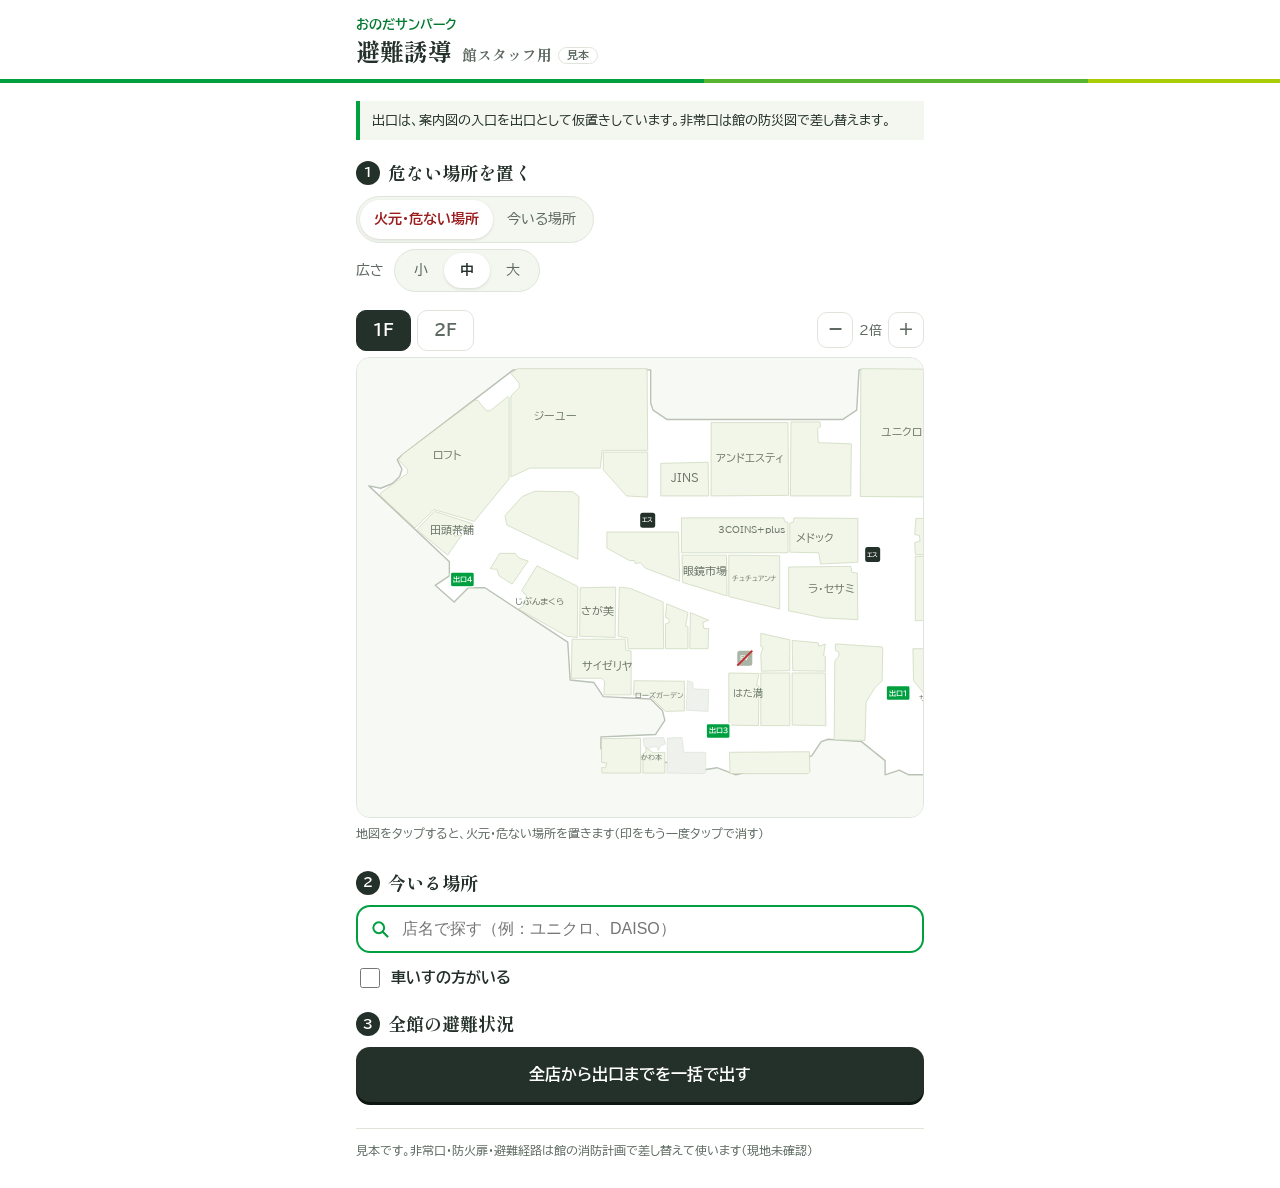
<file: evac/index.html>
<!doctype html>
<html lang="ja">
<head>
<meta charset="utf-8">
<meta name="viewport" content="width=device-width,initial-scale=1">
<meta name="robots" content="noindex,nofollow">
<meta name="theme-color" content="#ffffff">
<title>避難誘導 スタッフ用</title>
<link rel="preconnect" href="https://fonts.googleapis.com">
<link rel="preconnect" href="https://fonts.gstatic.com" crossorigin>
<link rel="stylesheet" href="https://fonts.googleapis.com/css2?family=BIZ+UDPGothic:wght@400;700&family=Shippori+Mincho+B1:wght@600;700&display=swap">
<link rel="stylesheet" href="evac.css">
</head>
<body>
<header class="top"><div class="top-in">
  <p class="place">おのだサンパーク</p>
  <h1>避難誘導 <span class="sub-h">館スタッフ用</span><span class="tag">見本</span></h1>
</div></header>

<main>
  <p class="notice">出口は、案内図の入口を出口として仮置きしています。非常口は館の防災図で差し替えます。</p>

  <section class="step" aria-labelledby="h-hz">
    <h2 id="h-hz" class="h"><span class="num">1</span>危ない場所を置く</h2>
    <div class="row">
      <div class="seg-wrap" role="group" aria-label="地図をタップした時">
        <button class="seg on" data-tool="hz">火元・危ない場所</button>
        <button class="seg" data-tool="here">今いる場所</button>
      </div>
    </div>
    <div class="row">
      <span class="lbl">広さ</span>
      <div class="seg-wrap small" role="group" aria-label="危ない場所の広さ">
        <button class="seg" data-r="s">小</button>
        <button class="seg on" data-r="m">中</button>
        <button class="seg" data-r="l">大</button>
      </div>
    </div>
  </section>

  <div class="map-head">
    <div class="floors" role="group" aria-label="階">
      <button class="fl on" data-fl="1">1F</button><button class="fl" data-fl="2">2F</button>
    </div>
    <div class="zoom" role="group" aria-label="地図の大きさ">
      <button class="zb" id="z-out" aria-label="小さく">−</button><span id="z-val">2倍</span><button class="zb" id="z-in" aria-label="大きく">＋</button>
    </div>
  </div>
  <div id="map" class="map" aria-label="地図。タップすると、選んでいる印を置きます"></div>
  <p class="tap-hint" id="tap-hint">地図をタップすると、火元・危ない場所を置きます（もう一度タップで消す）</p>
  <div id="hz-list" class="hz-list"></div>

  <section class="step" aria-labelledby="h-here">
    <h2 id="h-here" class="h"><span class="num">2</span>今いる場所</h2>
    <div class="search-box">
      <svg class="search-ico" viewBox="0 0 24 24" aria-hidden="true"><circle cx="10.5" cy="10.5" r="6.5" fill="none" stroke="currentColor" stroke-width="2.4"/><path d="M15.5 15.5 21 21" stroke="currentColor" stroke-width="2.6" stroke-linecap="round"/></svg>
      <input id="q" type="search" placeholder="店名で探す（例：ユニクロ、DAISO）" autocomplete="off" enterkeyhint="search" aria-label="今いる場所を店名で探す">
    </div>
    <ul id="results" class="results"></ul>
    <label class="check"><input type="checkbox" id="wc"> 車いすの方がいる</label>
  </section>

  <section id="out" class="out" aria-live="polite"></section>

  <section class="step" aria-labelledby="h-all">
    <h2 id="h-all" class="h"><span class="num">3</span>全館の避難状況</h2>
    <button id="survey" class="big">全店から出口までを一括で出す</button>
    <div id="survey-out"></div>
  </section>

  <p class="foot">見本です。非常口・防火扉・避難経路は館の消防計画で差し替えて使います（現地未確認）</p>
</main>

<script src="../mapdata.js"></script>
<script src="evac-core.js"></script>
<script src="evac-app.js"></script>
</body>
</html>
</file>
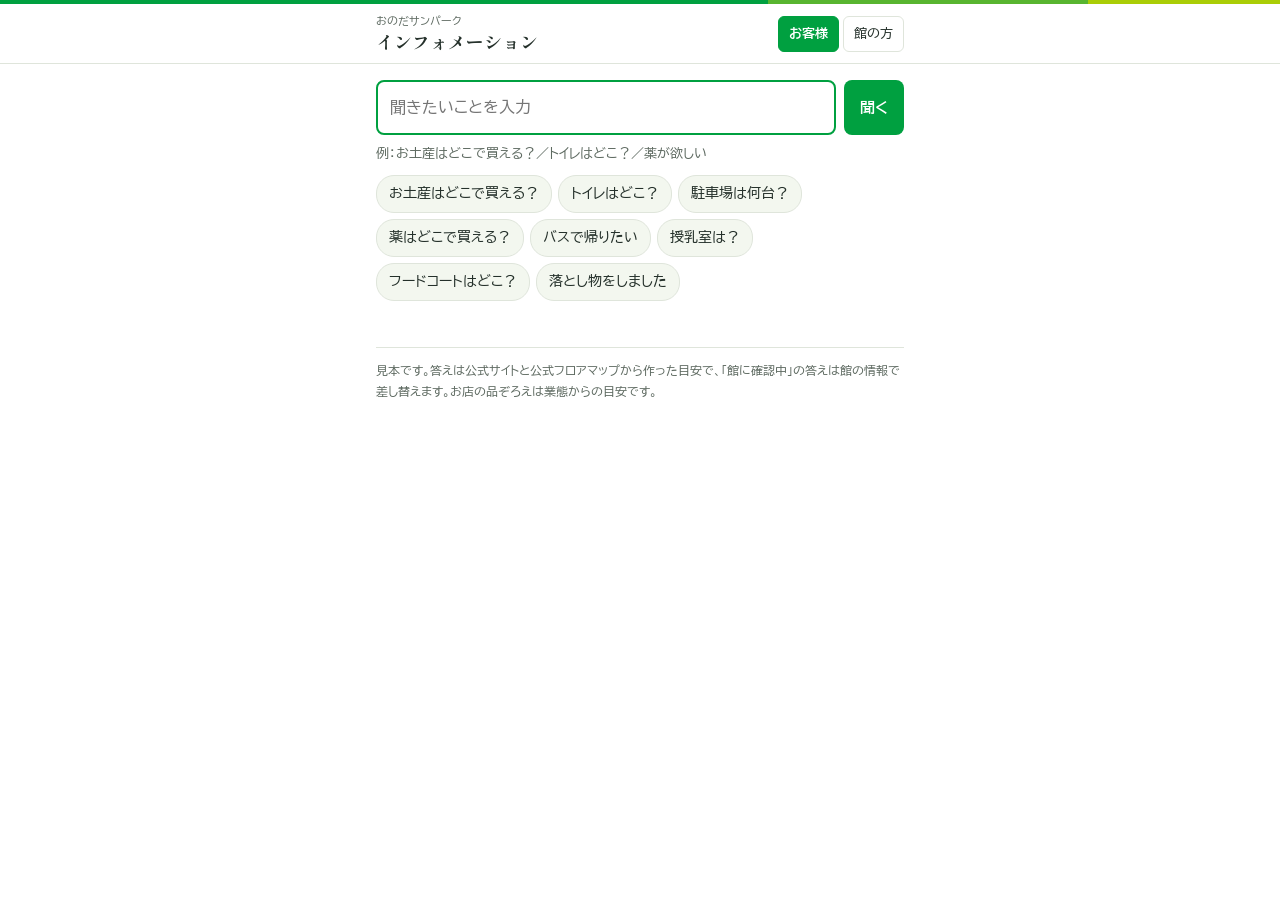
<file: faq/index.html>
<!doctype html>
<html lang="ja">
<head>
<meta charset="utf-8">
<meta name="viewport" content="width=device-width,initial-scale=1,viewport-fit=cover">
<meta name="robots" content="noindex">
<title>サンパーク インフォメーション</title>
<link rel="preconnect" href="https://fonts.googleapis.com">
<link href="https://fonts.googleapis.com/css2?family=BIZ+UDPGothic:wght@400;700&family=Shippori+Mincho+B1:wght@600;700&display=swap" rel="stylesheet">
<style>
:root{color-scheme:light;--green:#00a040;--green-d:#007a30;--orange:#eb6b00;--orange-d:#b34f00;--orange-l:#fde3cc;--ink:#24302a;--sub:#5e6a61;--line:#dfe5db;--soft:#f3f7ef}
*{box-sizing:border-box}
html{-webkit-text-size-adjust:100%}
body{margin:0;background:#fff;color:var(--ink);font-family:"BIZ UDPGothic","Hiragino Sans","Yu Gothic",sans-serif;line-height:1.7}
button,input,textarea{font:inherit;color:inherit}
.top{border-bottom:1px solid var(--line);position:sticky;top:0;background:#fff;z-index:5}
.top::before{content:"";display:block;height:4px;background:linear-gradient(90deg,var(--green) 0 60%,#58b530 60% 85%,#aacd06 85%)}
.top-in{max-width:560px;margin:0 auto;padding:10px 16px;display:flex;align-items:center;gap:10px}
.top h1{font-family:"Shippori Mincho B1",serif;font-size:18px;line-height:1.35;margin:0;flex:1}.top h1 small{display:block;font-size:11px;color:var(--sub);font-family:"BIZ UDPGothic",sans-serif;font-weight:400}
.tabs{display:flex;gap:4px}
.tabs button{border:1px solid var(--line);background:#fff;border-radius:6px;padding:6px 10px;font-size:13px;cursor:pointer}
.tabs button[aria-selected=true]{background:var(--green);border-color:var(--green);color:#fff;font-weight:700}
main{max-width:560px;margin:0 auto;padding:16px 16px 40px}
.ask{display:flex;gap:8px}
.ask input{flex:1;min-width:0;border:2px solid var(--green);border-radius:8px;padding:12px;font-size:16px}
.ask button{border:0;background:var(--green);color:#fff;border-radius:8px;padding:0 16px;font-weight:700;cursor:pointer;font-size:15px}
.hint{font-size:13px;color:var(--sub);margin:8px 0 10px}
.chips{display:flex;flex-wrap:wrap;gap:6px;margin:0 0 18px}
.chips button{border:1px solid var(--line);background:var(--soft);border-radius:18px;padding:6px 12px;font-size:14px;cursor:pointer}
.chips button:hover{border-color:var(--green)}
.log{display:flex;flex-direction:column;gap:14px}
.you{align-self:flex-end;background:var(--soft);border-radius:12px 12px 2px 12px;padding:8px 12px;max-width:85%;font-size:15px}
.ans{border:1px solid var(--line);border-left:4px solid var(--green);border-radius:8px;padding:12px 14px;font-size:15px}
.ans.ask-tag{border-left-color:var(--orange)}
.ans.none{border-left-color:var(--orange);background:#fffaf5}
.ans .t{font-weight:700;margin:0 0 4px}
.ans p{margin:0}
.badge{display:inline-block;font-size:11px;font-weight:700;border-radius:3px;padding:0 5px;margin-left:6px;vertical-align:2px}
.b-off{color:var(--green-d);border:1px solid #9fd4b0}
.b-list{color:#4d6b55;border:1px solid #c9d6c6}
.b-ask{color:var(--orange-d);border:1px solid #f0b88a}
.shops{list-style:none;margin:10px 0 0;padding:0;display:flex;flex-direction:column;gap:6px}
.shops a{display:flex;align-items:center;gap:10px;text-decoration:none;color:inherit;border:1px solid var(--line);border-radius:8px;padding:9px 12px}
.shops a:hover{border-color:var(--green)}
.shops .fl{flex:none;font-size:12px;font-weight:700;color:#fff;background:var(--green);border-radius:4px;padding:1px 6px}
.shops .nm{flex:1;min-width:0}
.shops .go{flex:none;font-size:13px;font-weight:700;color:var(--green-d)}
.more{margin-top:8px;font-size:13px;color:var(--sub)}
.foot{font-size:12px;color:var(--sub);border-top:1px solid var(--line);margin-top:28px;padding-top:12px;line-height:1.8}
/* 館の方の画面 */
.staff h2{font-family:"Shippori Mincho B1",serif;font-size:18px;margin:4px 0 6px}
.staff p.lead{font-size:14px;color:#3f5546;margin:0 0 14px}
.stat{display:grid;grid-template-columns:repeat(3,1fr);gap:8px;margin:0 0 18px}
.stat div{background:var(--soft);border-radius:8px;padding:10px;text-align:center}
.stat b{display:block;font-size:22px;color:var(--green-d)}
.stat span{font-size:12px;color:var(--sub)}
.miss{list-style:none;padding:0;margin:0 0 18px;display:flex;flex-direction:column;gap:10px}
.miss li{border:1px solid var(--line);border-radius:8px;padding:10px 12px}
.miss .mq{font-weight:700}
.miss .mc{font-size:12px;color:var(--sub)}
.miss textarea{width:100%;margin-top:8px;border:1px solid var(--line);border-radius:6px;padding:8px;font-size:14px;min-height:60px}
.miss .row{display:flex;gap:8px;margin-top:6px;align-items:center}
.miss .row input{flex:1;min-width:0;border:1px solid var(--line);border-radius:6px;padding:6px 8px;font-size:13px}
.miss button{border:0;background:var(--green);color:#fff;border-radius:6px;padding:7px 12px;font-weight:700;cursor:pointer;font-size:13px}
.empty{font-size:14px;color:var(--sub);background:var(--soft);border-radius:8px;padding:12px}
.added{font-size:13px;color:var(--green-d)}
.askq h3{font-size:15px;margin:18px 0 6px}
.askq ul{margin:0;padding-left:18px;font-size:14px}
[hidden]{display:none!important}
</style>
</head>
<body>
<header class="top"><div class="top-in">
  <h1><small>おのだサンパーク</small>インフォメーション</h1>
  <div class="tabs" role="tablist">
    <button role="tab" id="t-guest" aria-selected="true">お客様</button>
    <button role="tab" id="t-staff" aria-selected="false">館の方</button>
  </div>
</div></header>

<main>
<section id="guest">
  <form class="ask" id="f"><input id="q" type="search" placeholder="聞きたいことを入力" aria-label="聞きたいこと" autocomplete="off"><button>聞く</button></form>
  <p class="hint">例：お土産はどこで買える？／トイレはどこ？／薬が欲しい</p>
  <div class="chips" id="chips"></div>
  <div class="log" id="log" aria-live="polite"></div>
  <p class="foot">見本です。答えは公式サイトと公式フロアマップから作った目安で、「館に確認中」の答えは館の情報で差し替えます。お店の品ぞろえは業態からの目安です。</p>
</section>

<section id="staff" class="staff" hidden>
  <h2>答えられなかった質問を、答えに変える</h2>
  <p class="lead">お客様が聞いて、ここで答えられなかった質問が集まります。答えを書いて「答えに足す」を押すと、次に同じことを聞かれた時からその答えが出ます。インフォメーションで聞かれたことを足すほど、答えられることが増えます。</p>
  <div class="stat">
    <div><b id="s-all">0</b><span>聞かれた数</span></div>
    <div><b id="s-hit">0</b><span>答えられた</span></div>
    <div><b id="s-miss">0</b><span>答えられず</span></div>
  </div>
  <ul class="miss" id="miss"></ul>
  <div class="askq">
    <h3>館に確かめたいこと（いまは「館に確認中」で答えている質問）</h3>
    <ul id="asklist"></ul>
  </div>
  <p class="foot">見本では、この画面の記録はこの端末の中だけに残ります。導入後は館のスタッフ全員で同じ一覧を見られる形にし、月ごとに「よく聞かれたこと」を報告します。</p>
</section>
</main>

<script src="../mapdata.js"></script>
<script src="products.js"></script>
<script src="faq-data.js"></script>
<script src="faq.js"></script>
</body>
</html>
</file>
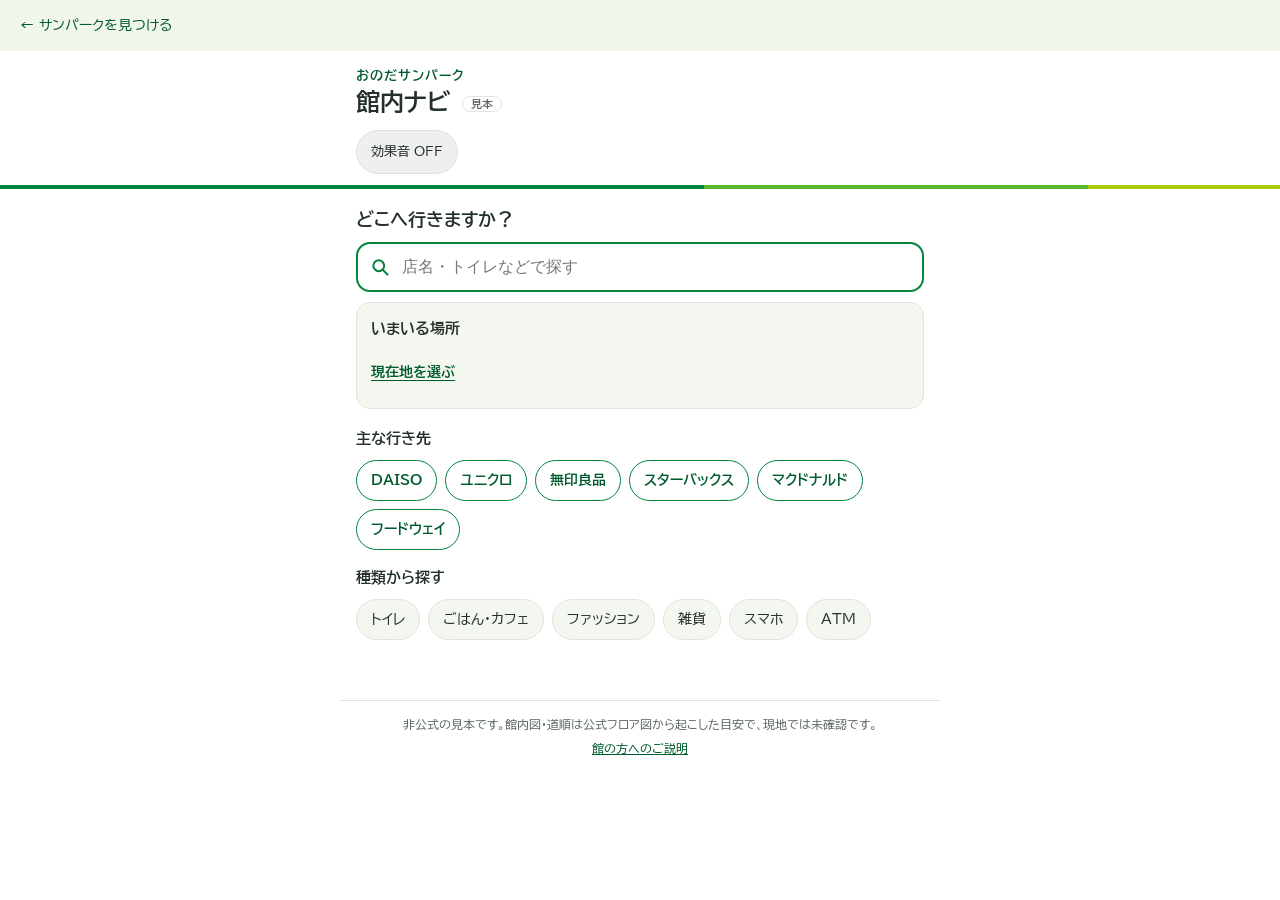
<file: navi.html>
<!doctype html>
<html lang="ja">
<head>
<meta charset="utf-8">
<meta name="viewport" content="width=device-width, initial-scale=1">
<meta name="robots" content="noindex,nofollow">
<meta name="theme-color" content="#00a040">
<title>館内ナビ（見本）｜おのだサンパーク</title>
<link rel="preconnect" href="https://fonts.googleapis.com">
<link rel="preconnect" href="https://fonts.gstatic.com" crossorigin>
<link rel="stylesheet" href="https://fonts.googleapis.com/css2?family=BIZ+UDPGothic:wght@400;700&family=Shippori+Mincho+B1:wght@600;700&display=swap">
<link rel="stylesheet" href="style.css"><link rel="stylesheet" href="navi-shell.css"><link rel="stylesheet" href="location.css">
</head>
<body>
<a class="back-explore" href="index.html">← サンパークを見つける</a><header class="top">
  <div class="top-in">
    <p class="place">おのだサンパーク</p>
    <h1>館内ナビ <span class="tag">見本</span></h1>
  </div>
</header>
<div class="search">
  <label for="q" class="search-label">どこへ行きますか？</label>
  <div class="search-box">
    <svg class="search-ico" viewBox="0 0 24 24" aria-hidden="true"><circle cx="10.5" cy="10.5" r="6.5" fill="none" stroke="currentColor" stroke-width="2.4"/><path d="M15.5 15.5 L21 21" stroke="currentColor" stroke-width="2.4" stroke-linecap="round"/></svg>
    <input id="q" type="search" placeholder="店名・トイレなどで探す" autocomplete="off" enterkeyhint="search">
  </div>
</div>
<main id="main"></main>
<footer class="foot">
  <p>非公式の見本です。館内図・道順は公式フロア図から起こした目安で、現地では未確認です。</p>
  <p><a href="staff.html">館の方へのご説明</a></p>
</footer>
<script src="mapdata.js"></script>
<script src="icons.js"></script><script src="app.js"></script><script src="navi-sound.js"></script><script src="navi-voice.js"></script>
</body>
</html>
</file>
<file: evac/evac.css>
/* 避難誘導（スタッフ用・見本）。色と書体は v3/style.css と同じ系統。
 * 緑＝安全側（出口・避難の道）、赤＝危ない場所と取り残し。オレンジは使わない（来館者ナビの道順と混ぜない） */
:root{
  color-scheme: light;
  --green:#00a040; --green-d:#007a30; --leaf:#58b530; --lime:#aacd06;
  --red:#c62828; --red-d:#9b1c1c; --red-l:#fde4e1;
  --ink:#24302a; --sub:#5e6a61; --line:#dfe5db; --soft:#f3f7ef; --bg:#ffffff;
  --sans:"BIZ UDPGothic","Hiragino Sans","Yu Gothic","Meiryo",sans-serif;
  --mincho:"Shippori Mincho B1","Hiragino Mincho ProN","Yu Mincho",serif;
}
*{box-sizing:border-box}
html{-webkit-text-size-adjust:100%}
body{margin:0;background:var(--bg);color:var(--ink);font-family:var(--sans);line-height:1.65}
button{font:inherit;color:inherit}

.top{background:#fff;border-bottom:1px solid var(--line);position:relative}
.top::after{content:"";position:absolute;left:0;right:0;bottom:-1px;height:4px;background:linear-gradient(90deg,var(--green) 0 55%,var(--leaf) 55% 85%,var(--lime) 85% 100%)}
.top-in{max-width:600px;margin:0 auto;padding:14px 16px}
.place{margin:0;font-weight:700;font-size:13px;color:var(--green-d)}
h1{margin:0;font-family:var(--mincho);font-weight:700;font-size:24px;line-height:1.35}
.sub-h{font-size:15px;color:var(--sub);margin-left:4px}
.tag{display:inline-block;vertical-align:middle;font-family:var(--sans);font-size:11px;font-weight:700;color:var(--sub);border:1px solid var(--line);border-radius:999px;padding:0 8px;margin-left:6px}

main{max-width:600px;margin:0 auto;padding:8px 16px 28px}
.notice{margin:10px 0 4px;padding:9px 12px;border-left:4px solid var(--green);background:var(--soft);font-size:13px}
.step{margin:18px 0}
.h{font-family:var(--mincho);font-weight:700;font-size:18px;margin:0 0 8px;display:flex;align-items:center;gap:8px}
.num{flex:none;display:inline-flex;align-items:center;justify-content:center;width:24px;height:24px;border-radius:50%;background:var(--ink);color:#fff;font-family:var(--sans);font-size:13px}
.row{display:flex;align-items:center;gap:10px;margin:6px 0}
.lbl{font-size:14px;color:var(--sub)}

.seg-wrap{display:inline-flex;border:1px solid var(--line);border-radius:999px;padding:3px;background:var(--soft)}
.seg{border:0;background:transparent;border-radius:999px;padding:8px 14px;font-size:14px;cursor:pointer;color:var(--sub)}
.seg.on{background:#fff;color:var(--ink);font-weight:700;box-shadow:0 1px 3px rgba(0,0,0,.12)}
.seg[data-tool="hz"].on{color:var(--red-d)}
.seg[data-tool="here"].on{color:var(--green-d)}
.seg-wrap.small .seg{padding:6px 16px}

.map-head{display:flex;align-items:center;justify-content:space-between;margin:12px 0 6px}
.floors{display:inline-flex;gap:6px}
.fl{border:1px solid var(--line);background:#fff;border-radius:10px;padding:6px 16px;font-weight:700;cursor:pointer;color:var(--sub)}
.fl.on{background:var(--ink);border-color:var(--ink);color:#fff}
.fl .dot{display:inline-block;width:7px;height:7px;border-radius:50%;background:var(--red);margin-left:5px;vertical-align:middle}
.zoom{display:inline-flex;align-items:center;gap:6px;font-size:13px;color:var(--sub)}
.zb{width:36px;height:36px;border:1px solid var(--line);background:#fff;border-radius:10px;font-size:18px;font-weight:700;cursor:pointer}
.map{border:1px solid var(--line);border-radius:14px;background:#f7f9f5;overflow:auto;max-height:62vh;-webkit-overflow-scrolling:touch;touch-action:pan-x pan-y}
.map svg{display:block;cursor:crosshair}
.tap-hint{font-size:12px;color:var(--sub);margin:6px 0}

.hz-list{display:flex;flex-wrap:wrap;gap:6px;margin:4px 0}
.hz-chip{display:inline-flex;align-items:center;gap:6px;border:1px solid var(--red);color:var(--red-d);background:#fff;border-radius:999px;padding:4px 6px 4px 12px;font-size:13px;font-weight:700}
.hz-chip button{border:0;background:var(--red-l);color:var(--red-d);border-radius:999px;width:26px;height:26px;cursor:pointer;font-weight:700}
.hz-clear{border:0;background:none;color:var(--sub);text-decoration:underline;text-underline-offset:3px;font-size:13px;cursor:pointer;padding:4px}

.search-box{position:relative}
.search-ico{position:absolute;left:14px;top:50%;width:20px;height:20px;margin-top:-10px;color:var(--green)}
#q{width:100%;font-size:16px;padding:13px 14px 13px 44px;border:2px solid var(--green);border-radius:14px;background:#fff;color:var(--ink);outline:none;-webkit-appearance:none;appearance:none}
#q:focus{box-shadow:0 0 0 4px rgba(0,160,64,.15)}
.results{list-style:none;margin:6px 0 0;padding:0}
.results:not(:empty){border-top:1px solid var(--line)}
.res{display:flex;align-items:center;gap:10px;width:100%;text-align:left;background:#fff;border:0;border-bottom:1px solid var(--line);padding:11px 4px;cursor:pointer}
.res-name{flex:1;font-size:15px;font-weight:700;line-height:1.4}
.fl-badge{flex:none;display:inline-flex;align-items:center;justify-content:center;min-width:34px;height:22px;padding:0 6px;border-radius:6px;background:var(--green);color:#fff;font-size:12px;font-weight:700}
.check{display:flex;align-items:center;gap:8px;margin:12px 0 0;font-size:15px;font-weight:700}
.check input{width:20px;height:20px;accent-color:var(--green)}

/* 結果 */
.out:empty{display:none}
.card{border:2px solid var(--green);border-radius:16px;padding:14px 16px;background:#fff;box-shadow:0 4px 0 var(--green);margin:6px 0 10px}
.card.warn{border-color:var(--red);box-shadow:0 4px 0 var(--red)}
.card-label{margin:0;font-size:12px;font-weight:700;color:var(--green-d)}
.card.warn .card-label{color:var(--red-d)}
.card-title{margin:2px 0 8px;font-family:var(--mincho);font-weight:700;font-size:21px;line-height:1.4}
.steps{margin:0;padding:0 0 0 1.3em;font-size:15px}
.steps li{margin:4px 0}
.steps b{color:var(--ink)}
.alert{margin:10px 0 0;padding:9px 12px;border-radius:10px;background:var(--red-l);color:var(--red-d);font-size:14px;font-weight:700}
.note{margin:8px 0 0;font-size:12px;color:var(--sub)}
.from{font-size:13px;color:var(--sub);margin:0 0 6px}

.big{width:100%;border:0;border-radius:14px;background:var(--ink);color:#fff;font-weight:700;font-size:16px;padding:14px;cursor:pointer;box-shadow:0 3px 0 #0e1612}
.big:active{transform:translateY(2px);box-shadow:0 1px 0 #0e1612}
.sv-sum{margin:12px 0 6px;font-size:14px}
.bars{list-style:none;margin:0;padding:0}
.bars li{display:grid;grid-template-columns:1fr auto;gap:2px 8px;padding:8px 0;border-bottom:1px solid var(--line);font-size:14px}
.bars .bar{grid-column:1 / -1;height:8px;border-radius:4px;background:var(--soft);overflow:hidden}
.bars .bar i{display:block;height:100%;background:var(--green)}
.bars .n{font-weight:700}
.bars li.closed{color:var(--sub)}
.bars li.closed .bar i{background:#b9c2b5}
.trap{margin:12px 0 0;padding:12px 14px;border:2px solid var(--red);border-radius:14px;background:#fff}
.trap h3{margin:0 0 6px;font-size:15px;color:var(--red-d)}
.trap ul{margin:0;padding:0 0 0 1.2em;color:var(--red-d);font-weight:700;font-size:14px}
.ok-line{margin:12px 0 0;padding:10px 12px;border-radius:10px;background:var(--soft);font-size:14px}

.foot{margin:26px 0 0;padding-top:12px;border-top:1px solid var(--line);font-size:12px;color:var(--sub)}
</file>
<file: style.css>
/* おのだサンパーク 館内ナビ（見本）
 * 緑＝サンパークのロゴの緑（操作・現在地）。オレンジ＝山陽小野田の夕陽の色（道順と行き先だけ）。
 * 見本は常に明るい配色で見せる。 */
:root{
  color-scheme: light;
  --green:#00a040; --green-d:#007a30; --leaf:#58b530; --lime:#aacd06;
  --orange:#eb6b00; --orange-d:#b34f00; --orange-l:#fde3cc;
  --ink:#24302a; --sub:#5e6a61; --line:#dfe5db; --soft:#f3f7ef; --bg:#ffffff;
  --round:"BIZ UDPGothic","Hiragino Sans","Yu Gothic","Meiryo",sans-serif;
  --sans:"BIZ UDPGothic","Hiragino Sans","Yu Gothic","Meiryo",sans-serif;
}
*{box-sizing:border-box}
html{-webkit-text-size-adjust:100%}
body{margin:0;background:var(--bg);color:var(--ink);font-family:var(--sans);line-height:1.65}
button{font:inherit;color:inherit}

/* 見出し帯：ロゴの緑の細い3色ライン */
.top{background:#fff;border-bottom:1px solid var(--line);position:relative}
.top::after{content:"";position:absolute;left:0;right:0;bottom:-1px;height:4px;background:linear-gradient(90deg,var(--green) 0 55%,var(--leaf) 55% 85%,var(--lime) 85% 100%)}
.top-in{max-width:600px;margin:0 auto;padding:14px 16px 14px}
.place{margin:0;font-family:var(--round);font-weight:700;font-size:13px;color:var(--green-d);letter-spacing:.08em}
h1{margin:0;font-family:var(--round);font-weight:700;font-size:24px;line-height:1.3}
.tag{display:inline-block;vertical-align:middle;font-size:11px;font-weight:700;color:var(--sub);border:1px solid var(--line);border-radius:999px;padding:0 8px;margin-left:4px;font-family:var(--sans)}

/* 検索 */
.search{max-width:600px;margin:0 auto;padding:16px 16px 4px}
.search-label{display:block;font-family:var(--round);font-weight:700;font-size:18px;margin-bottom:8px}
.search-box{position:relative}
.search-ico{position:absolute;left:14px;top:50%;width:20px;height:20px;margin-top:-10px;color:var(--green)}
.search input{width:100%;font-size:16px;padding:14px 14px 14px 44px;border:2px solid var(--green);border-radius:14px;background:#fff;color:var(--ink);outline:none;-webkit-appearance:none;appearance:none}
.search input:focus{box-shadow:0 0 0 4px rgba(0,160,64,.15)}
body.routing .search{padding-bottom:0}
body.routing .search-label{font-size:14px;color:var(--sub)}
body.routing .search input{border-width:1px;border-color:var(--line);padding:10px 12px 10px 42px}

main{max-width:600px;margin:0 auto;padding:6px 16px 20px}
.block{margin:16px 0}
.h{font-family:var(--round);font-weight:700;font-size:15px;margin:0 0 8px;color:var(--ink)}
.chips{display:flex;flex-wrap:wrap;gap:8px}
.chip{border:1px solid var(--green);background:#fff;color:var(--green-d);border-radius:999px;padding:8px 14px;font-size:14px;font-weight:700;cursor:pointer}
.chip:active{background:var(--green);color:#fff}
.chip.ghost{border-color:var(--line);color:var(--ink);font-weight:500;background:var(--soft)}

.count{font-size:13px;color:var(--sub);margin:12px 0 6px}
.results{list-style:none;margin:0;padding:0;border-top:1px solid var(--line)}
.res{display:flex;align-items:center;gap:10px;width:100%;text-align:left;background:#fff;border:0;border-bottom:1px solid var(--line);padding:13px 4px;cursor:pointer}
.res:active{background:var(--soft)}
.res-name{flex:1;font-size:16px;font-weight:700;line-height:1.4}
.res-cat{font-size:12px;color:var(--sub);white-space:nowrap}
.fl-badge{flex:none;display:inline-flex;align-items:center;justify-content:center;min-width:36px;height:24px;padding:0 6px;border-radius:6px;background:var(--green);color:#fff;font-size:12px;font-weight:700;font-family:var(--round)}
.fl-badge.east{background:#8a958c}

/* 行き先 */
.dest{display:flex;align-items:center;gap:12px;margin:14px 0 10px;padding:12px 14px;border-radius:14px;background:var(--orange-l)}
.dest-pin{flex:none;width:22px;height:30px;background:var(--orange);clip-path:path("M11 30 C11 30 0 17 0 11 A11 11 0 1 1 22 11 C22 17 11 30 11 30 Z")}
.dest-body{flex:1;min-width:0}
.dest-label{margin:0;font-size:11px;font-weight:700;color:var(--orange-d);letter-spacing:.1em}
.dest-name{margin:0;font-family:var(--round);font-weight:700;font-size:19px;line-height:1.35}
.dest-meta{margin:0;font-size:12px;color:var(--sub)}
.link{background:none;border:0;padding:4px 0;color:var(--green-d);font-size:14px;font-weight:700;text-decoration:underline;text-underline-offset:3px;cursor:pointer;white-space:nowrap}

/* 出発点 */
.q{font-size:18px;margin:18px 0 10px}
.starts{display:flex;flex-direction:column;gap:10px}
.start-btn{display:flex;align-items:center;gap:10px;text-align:left;font-size:16px;font-weight:700;padding:15px 14px;border:1px solid var(--line);background:#fff;border-radius:14px;cursor:pointer;box-shadow:0 2px 0 var(--line)}
.start-btn:active{border-color:var(--green);background:var(--soft)}
.hint{font-size:12px;color:var(--sub);margin:10px 0}
.from-now{font-size:13px;margin:6px 0;color:var(--sub)}
.from-now b{color:var(--ink)}

/* 道の選び方 */
.opts{margin:4px 0 8px}
.seg-wrap{display:inline-flex;border:1px solid var(--line);border-radius:999px;padding:3px;background:var(--soft);margin-top:4px}
.seg{border:0;background:transparent;border-radius:999px;padding:7px 14px;font-size:14px;cursor:pointer;color:var(--sub)}
.seg.on{background:#fff;color:var(--green-d);font-weight:700;box-shadow:0 1px 3px rgba(0,0,0,.12)}

/* 一手ずつのカード */
.card{border:2px solid var(--ink);border-radius:16px;padding:14px 16px 14px;background:#fff;margin:10px 0 14px;box-shadow:0 4px 0 var(--ink)}
.card.arrive{border-color:var(--orange);box-shadow:0 4px 0 var(--orange)}
.card-top{display:flex;align-items:center;justify-content:space-between;gap:8px}
.step-no{display:inline-block;background:var(--orange);color:#fff;font-weight:700;font-size:13px;border-radius:999px;padding:2px 10px;font-family:var(--round)}
.card-fl{font-size:13px;font-weight:700;color:var(--sub)}
.card-text{font-family:var(--round);font-weight:700;font-size:21px;line-height:1.6;margin:10px 0 6px;min-height:3.2em}
.card-sub{font-size:13px;color:var(--sub);margin:0 0 6px}
.nav{display:flex;gap:10px;margin-top:10px}
.btn{flex:1;font-size:17px;font-weight:700;padding:13px;border:1px solid var(--line);background:#fff;border-radius:12px;cursor:pointer}
.btn.primary{background:var(--green);border-color:var(--green);color:#fff}
.btn:disabled{opacity:.35;cursor:default}

/* 地図 */
.map-head{display:flex;align-items:center;justify-content:space-between;gap:8px;margin-bottom:6px}
.floors{display:flex;gap:6px}
.fl{min-width:52px;font-size:14px;font-weight:700;padding:7px 12px;border:1px solid var(--line);background:#fff;border-radius:10px;cursor:pointer;font-family:var(--round)}
.fl.on{background:var(--ink);border-color:var(--ink);color:#fff}
.legend{margin:0;font-size:12px;color:var(--sub);white-space:nowrap}
.lg{display:inline-block;width:18px;height:6px;border-radius:3px;vertical-align:middle;margin-right:3px}
.lg-route{background:var(--orange)}
.lg-dest{width:10px;height:10px;border-radius:50%;background:var(--orange-l);border:2px solid var(--orange)}
.map{border:1px solid var(--line);border-radius:14px;background:var(--soft);overflow:hidden}
.map svg{display:block;width:100%;height:auto;font-family:var(--sans)}

.foot{max-width:600px;margin:0 auto;padding:10px 16px 28px;text-align:center;border-top:1px solid var(--line)}
.foot p{margin:4px 0;font-size:11px;color:var(--sub)}
.foot a{color:var(--green-d)}
</file>
<file: navi-shell.css>
:root{--green:#00843e;--green-d:#005b2e}.back-explore{display:block;padding:14px 20px;background:#f1f6ed;color:#005b2e;font-size:14px;text-decoration:none;min-height:48px}.top{background:white;border-bottom:1px solid #dce5db}.route-sound{border:1px solid #dce5db;padding:0 14px;border-radius:24px;font-size:13px;margin-top:12px;min-height:44px}.back-explore:focus-visible,.route-sound:focus-visible{outline:3px solid #eb6b00;outline-offset:2px}@media(prefers-reduced-motion:reduce){*,*::before,*::after{animation:none!important;transition:none!important;scroll-behavior:auto!important}}
.course{margin:14px 0 4px;padding:12px 14px;border:1px solid var(--line);border-radius:14px;background:#f6faf2}.course-h{margin:0 0 8px;font-size:13px;font-weight:700;color:#007a30}.course-h b{font-size:17px}.course-list{list-style:none;margin:0 0 4px;padding:0;display:flex;flex-wrap:wrap;gap:6px}.course-list li{display:flex;align-items:center;gap:5px;font-size:13px;padding:4px 10px 4px 4px;border-radius:999px;background:#fff;border:1px solid var(--line);max-width:100%;overflow-wrap:anywhere}.course-list li span{flex:none;display:grid;place-items:center;width:20px;height:20px;border-radius:50%;background:#dfe5db;font-size:11px;font-weight:700}.course-list li.now{border-color:#eb6b00;font-weight:700}.course-list li.now span{background:#eb6b00;color:#fff}.course-list li.done{color:#7a857c}.course-list li.done span{background:#00a040;color:#fff}.course .link{min-height:44px}
.nav .btn{min-height:48px}.map-head{flex-wrap:wrap}
.note-line{margin:4px 0 0;font-size:12px;color:#5e6a61}
/* 周3：道順画面は道具に徹する（1枚1文を大きく、次へを大きく、写真・演出なし） */
.card-text{font-size:24px;line-height:1.6;letter-spacing:0}
.card-sub{font-size:15px;color:#3f4b43}
.nav .btn{min-height:60px;font-size:20px;border-radius:14px}
.nav #next,.nav #next-stop,.nav #again{flex:2}
.step-no{font-size:15px;padding:3px 12px}
.card-fl{font-size:15px;color:#3f4b43}
.from-now,.hint{font-size:14px;color:#3f4b43}
.voice-bar{max-width:600px;margin:8px auto 0;padding:0 16px;display:flex;align-items:center;gap:10px;flex-wrap:wrap}
.voice-bar[hidden]{display:none}
.voice-btn{min-height:44px;padding:0 16px;border-radius:999px;border:2px solid #00843e;background:#fff;color:#005b2e;font-size:16px;font-weight:700}
.voice-btn.on{background:#00843e;color:#fff}
.voice-again{min-height:48px;padding:0 16px;border-radius:999px;border:1px solid #dfe5db;background:#fff;font-size:15px;font-weight:700}
.voice-hint{font-size:14px;color:#3f4b43}
.voice-bar.prominent .voice-btn:not(.on){background:#00843e;color:#fff}
@media(max-width:400px){.card-text{font-size:23px}}
/* 追加1-2：道順画面の地図の拡大 */
.map-wrap{position:relative}
#nmap{touch-action:pan-y;user-select:none;-webkit-user-select:none}
#nmap.zoomed{touch-action:none;cursor:grab}
.nzoom{position:absolute;right:10px;bottom:10px;display:flex;gap:2px;background:#fff;border-radius:999px;padding:3px;box-shadow:0 2px 8px #0000002a}
.nzoom button{min-width:44px;min-height:44px;border:0;background:none;border-radius:999px;font-size:19px;color:#24302a;cursor:pointer}
.nz-hint{font-size:13px;color:#3f4b43;margin:6px 0 0}


/* 見えているお店から、いまの場所を出す（2026-11-19） */
.here{border:1px solid var(--line);border-radius:14px;padding:14px;background:var(--soft);margin:0 0 18px}
.here-lead{margin:0;font-size:15px;font-weight:700}
.here-lead b{color:var(--green-d)}
.here-ex{margin:2px 0 10px;font-size:13px;color:var(--sub)}
.here-mic{display:flex;align-items:center;justify-content:center;gap:8px;width:100%;font-size:17px;font-weight:700;padding:14px;border:0;border-radius:12px;background:var(--green);color:#fff;cursor:pointer;margin-bottom:10px}
.here-mic svg{width:22px;height:22px}
.here-mic.on{background:#fff;color:var(--green-d);box-shadow:inset 0 0 0 2px var(--green);animation:here-pulse 1.2s ease-in-out infinite}
@keyframes here-pulse{50%{box-shadow:inset 0 0 0 2px var(--green),0 0 0 6px rgba(0,160,64,.18)}}
@media (prefers-reduced-motion:reduce){.here-mic.on{animation:none}}
.here-row{display:flex;gap:8px}
.here-row input{flex:1;min-width:0;font:inherit;font-size:16px;padding:11px 12px;border:1px solid var(--line);border-radius:10px;background:#fff}
.here-row input:focus{outline:2px solid var(--green);outline-offset:0;border-color:var(--green)}
.here-go{flex:none;font-size:15px;font-weight:700;padding:0 14px;border:1px solid var(--green);color:var(--green-d);background:#fff;border-radius:10px;cursor:pointer}
.here-msg{margin:8px 0 0;font-size:13px;color:var(--sub);min-height:0}
.here-msg:empty{display:none}
.here-msg.ng{color:#b3261e;font-weight:700}
.starts-h{font-size:13px;color:var(--sub);margin:0 0 8px;font-weight:700}
.here-card{border:1px solid var(--line);border-radius:14px;padding:14px;background:#fff}
.here-say{margin:0 0 10px;font-size:16px;font-weight:700;line-height:1.6}
.here-say b{color:var(--green-d)}
.here-map{border:1px solid var(--line);border-radius:10px;overflow:hidden;background:#f7f9f5}
.here-map svg{display:block;width:100%;height:auto}
.here-legend{font-size:12px;color:var(--sub);margin:6px 0 12px}
.here-sideq{font-size:14px;font-weight:700;margin:0 0 6px}
.here-sides{display:grid;grid-template-columns:repeat(4,1fr);gap:6px;margin-bottom:14px}
.here-side{font-size:15px;font-weight:700;padding:10px 0;border:1px solid var(--line);border-radius:10px;background:#fff;cursor:pointer}
.here-side.on{background:var(--green);border-color:var(--green);color:#fff}

/* 案内と地図を主役にし、補助情報は控えめにする。 */
body.routing .top-in{padding-top:8px;padding-bottom:8px}
body.routing .top h1{font-size:20px}
body.routing .back-explore{padding-top:8px;padding-bottom:8px;font-size:13px}
.route-details{margin:12px 0;color:var(--sub);font-size:14px}
.route-details summary{cursor:pointer;min-height:44px;display:flex;align-items:center;text-decoration:underline;text-underline-offset:3px}
.route-details[open] summary{margin-bottom:6px}
.foot{margin-top:24px}
.foot p{font-size:12px;line-height:1.65}

.location-panel{scroll-margin-top:16px}
.location-panel button{min-height:44px}
.location-panel .here-map svg{max-height:45vh}
</file>
<file: location.css>
.location-method + .location-method {
  margin-top: 16px;
  padding-top: 14px;
  border-top: 1px solid var(--line);
}

.location-method h3 {
  margin: 0 0 8px;
  font-size: 15px;
}

.location-entrances {
  display: grid;
  grid-template-columns: repeat(2, minmax(0, 1fr));
  gap: 8px;
}

.location-entrances .start-btn {
  padding: 8px 10px;
  border: 1px solid var(--line);
  border-radius: 10px;
  background: #fff;
  color: var(--ink);
  font: inherit;
  font-size: 13px;
  font-weight: 700;
  text-align: left;
  cursor: pointer;
}

.location-entrances .start-btn:hover,
.location-entrances .start-btn:focus-visible {
  border-color: var(--green);
  background: var(--soft);
}

.location-qr {
  margin: 10px 0 0;
}
</file>
